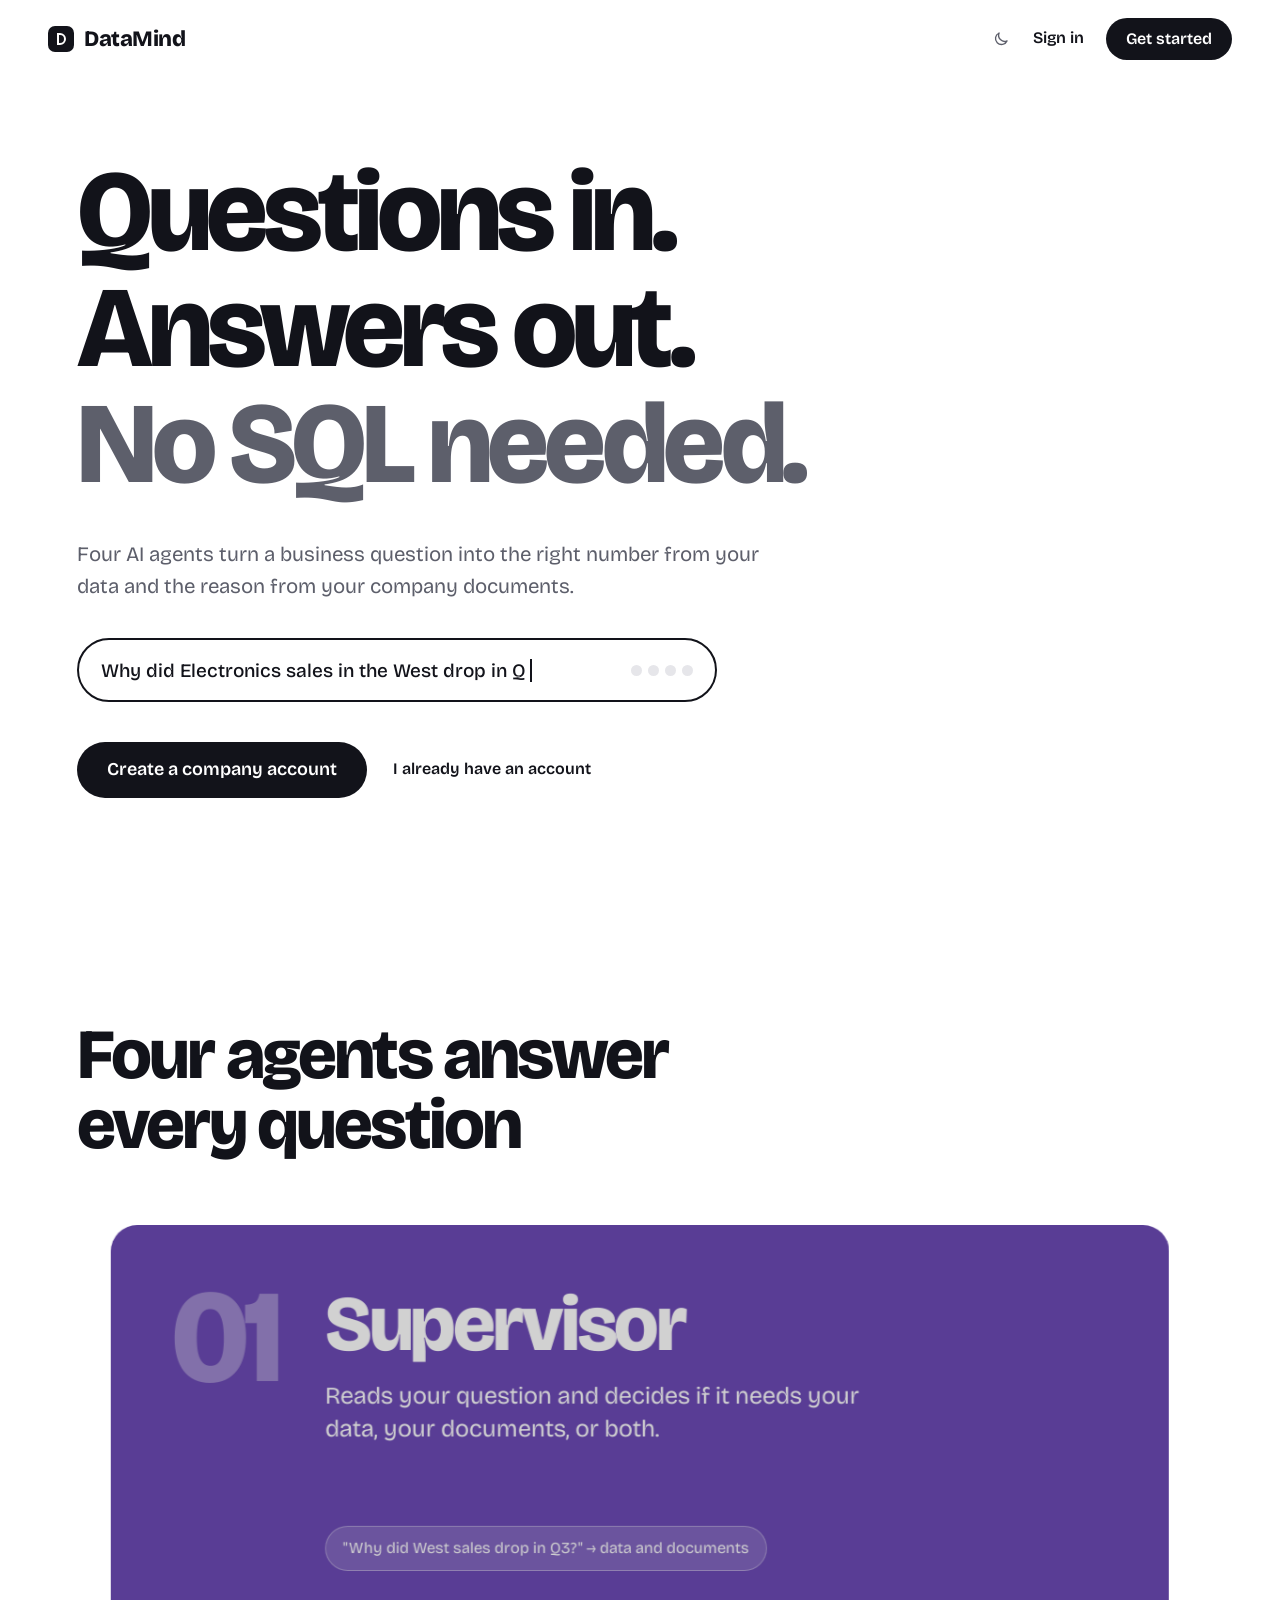
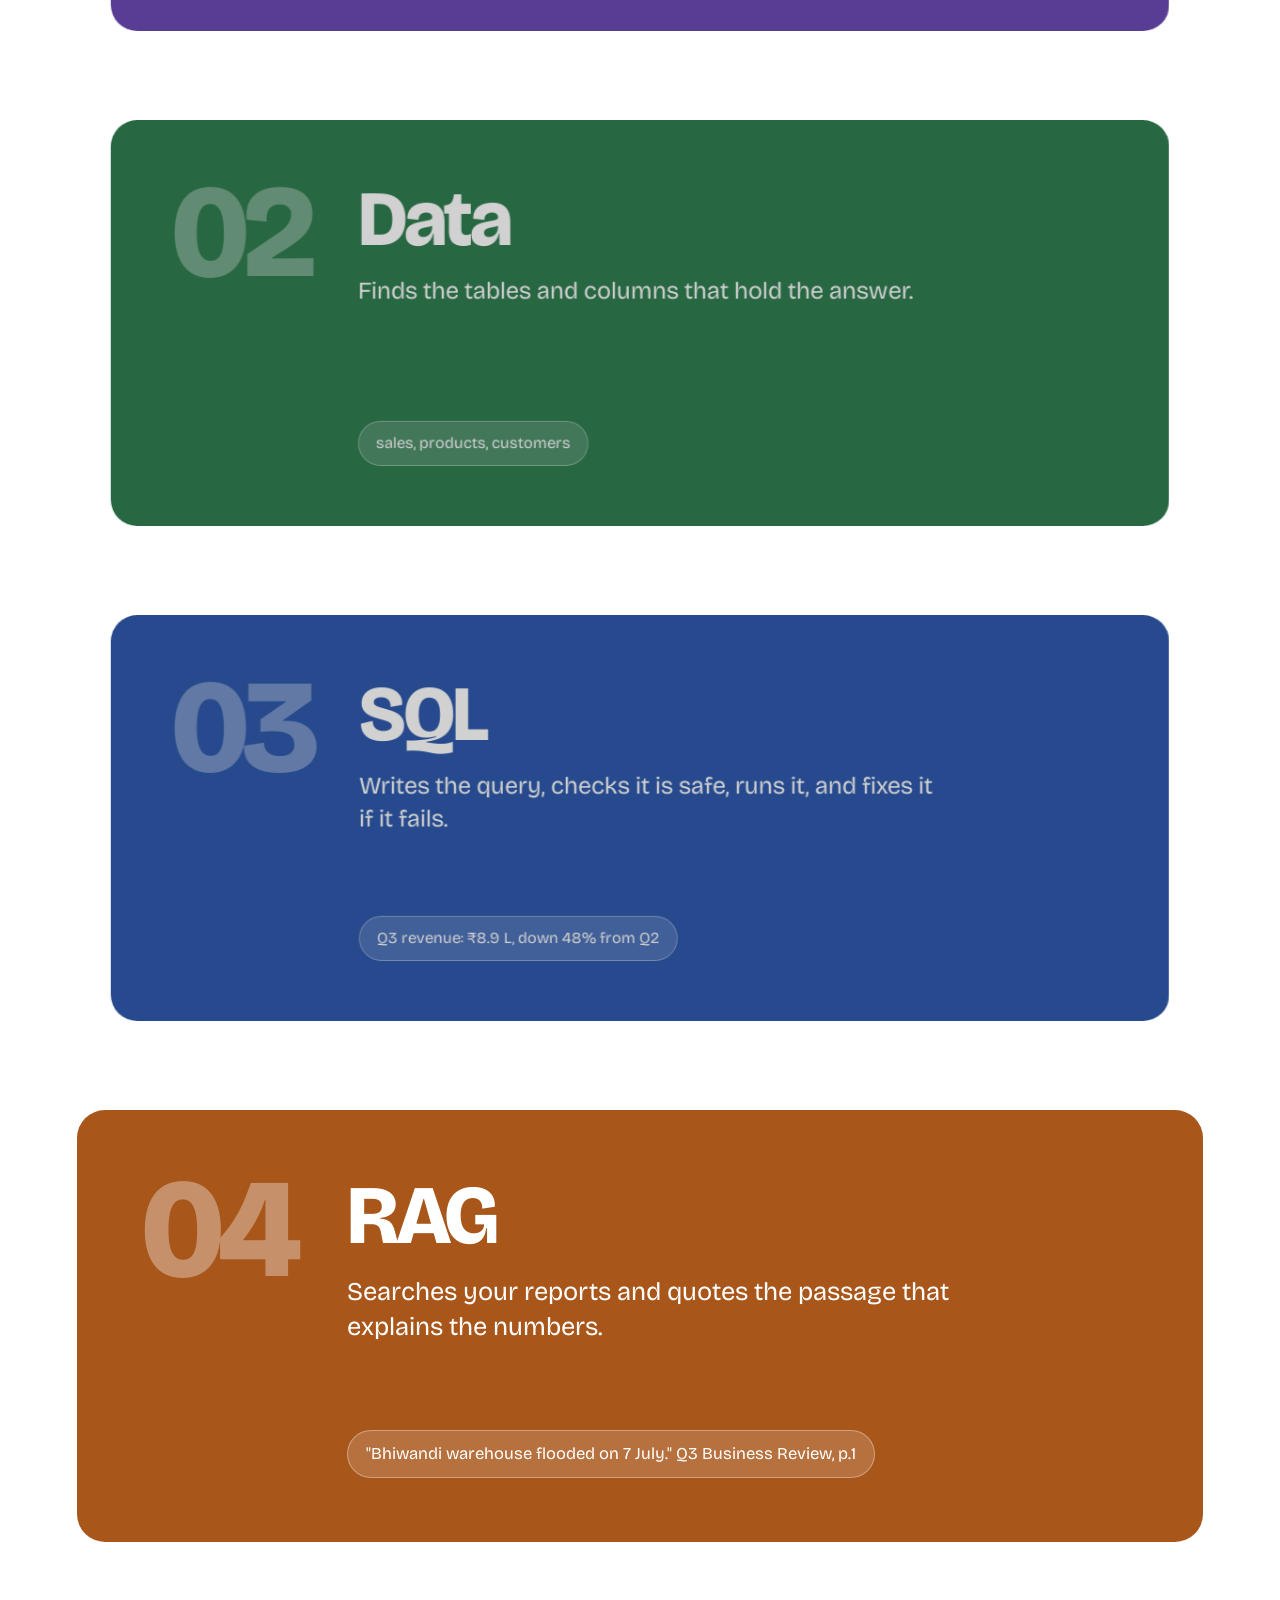
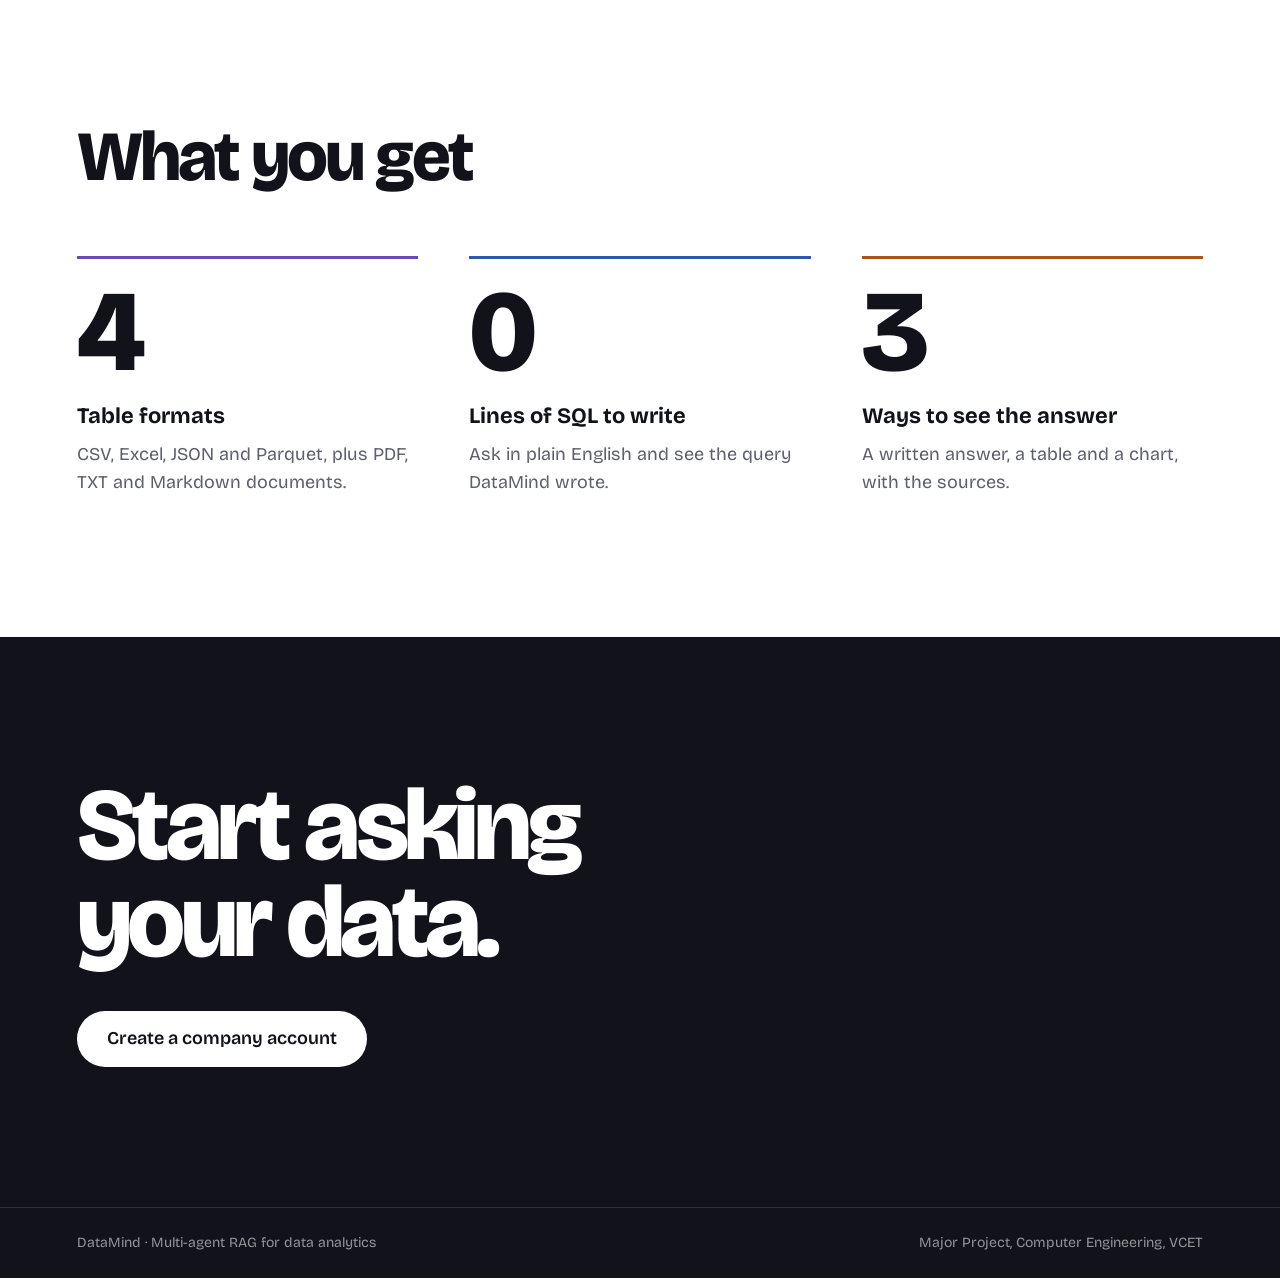
<file: static/landing.html>
<!DOCTYPE html>
<html lang="en">
<head>
<meta charset="utf-8">
<meta name="viewport" content="width=device-width, initial-scale=1">
<meta name="color-scheme" content="light dark">
<title>DataMind · Questions in, answers out</title>
<meta name="description" content="Ask a business question in plain English. DataMind finds the number in your data and the reason in your documents.">
<link rel="icon" href="data:image/svg+xml,<svg xmlns='http://www.w3.org/2000/svg' viewBox='0 0 32 32'><rect width='32' height='32' rx='7' fill='%2312131A'/><path d='M9 23V9h6a7 7 0 0 1 0 14z' fill='none' stroke='white' stroke-width='3'/></svg>">
<link rel="preconnect" href="https://fonts.googleapis.com">
<link rel="preconnect" href="https://fonts.gstatic.com" crossorigin>
<link href="https://fonts.googleapis.com/css2?family=Bricolage+Grotesque:opsz,wght@12..96,400..800&display=swap" rel="stylesheet">
<link rel="stylesheet" href="/static/css/landing.css">
<script>
  // apply the saved theme before the page paints (shared with the app)
  try { const t = JSON.parse(localStorage.getItem("datamind.settings.v1") || "{}").theme;
        if (t === "light" || t === "dark") document.documentElement.dataset.theme = t; } catch {}
</script>
</head>
<body>

<div class="progress" aria-hidden="true"><span id="progress"></span></div>

<header class="nav" id="nav">
  <a class="brand" href="/" aria-label="DataMind home"><span class="mark" aria-hidden="true"></span>DataMind</a>
  <div class="nav-actions">
    <button class="theme-btn" id="theme-toggle" type="button" aria-label="Switch theme"></button>
    <a class="link" href="/login">Sign in</a>
    <a class="btn" href="/login#signup">Get started</a>
  </div>
</header>

<main>
  <!-- 1. hero -->
  <section class="hero">
    <h1 class="hero-title">
      <span class="line"><span>Questions in.</span></span>
      <span class="line"><span>Answers out.</span></span>
      <span class="line"><span>No SQL needed.</span></span>
    </h1>
    <p class="hero-sub" data-reveal>Four AI agents turn a business question into the right number from your data and the reason from your company documents.</p>

    <div class="ask" data-reveal aria-hidden="true">
      <span class="ask-text" id="typed"></span><span class="caret"></span>
      <span class="ask-dots"><i></i><i></i><i></i><i></i></span>
    </div>

    <div class="hero-ctas" data-reveal>
      <a class="btn big" href="/login#signup">Create a company account</a>
      <a class="link" href="/login">I already have an account</a>
    </div>
  </section>

  <!-- 2. how it works: four stacking cards -->
  <section class="how" id="how">
    <h2 class="section-title" data-reveal>Four agents answer every question</h2>
    <div class="stack">
      <article class="card c1">
        <span class="num">01</span>
        <h3>Supervisor</h3>
        <p>Reads your question and decides if it needs your data, your documents, or both.</p>
        <span class="eg">"Why did West sales drop in Q3?" → data and documents</span>
      </article>
      <article class="card c2">
        <span class="num">02</span>
        <h3>Data</h3>
        <p>Finds the tables and columns that hold the answer.</p>
        <span class="eg">sales, products, customers</span>
      </article>
      <article class="card c3">
        <span class="num">03</span>
        <h3>SQL</h3>
        <p>Writes the query, checks it is safe, runs it, and fixes it if it fails.</p>
        <span class="eg">Q3 revenue: ₹8.9 L, down 48% from Q2</span>
      </article>
      <article class="card c4">
        <span class="num">04</span>
        <h3>RAG</h3>
        <p>Searches your reports and quotes the passage that explains the numbers.</p>
        <span class="eg">"Bhiwandi warehouse flooded on 7 July." Q3 Business Review, p.1</span>
      </article>
    </div>
  </section>

  <!-- 3. what you get -->
  <section class="get">
    <h2 class="section-title" data-reveal>What you get</h2>
    <div class="get-grid">
      <div data-reveal><span class="big-num" data-count="4">0</span><h3>Table formats</h3><p>CSV, Excel, JSON and Parquet, plus PDF, TXT and Markdown documents.</p></div>
      <div data-reveal><span class="big-num" data-count="0">0</span><h3>Lines of SQL to write</h3><p>Ask in plain English and see the query DataMind wrote.</p></div>
      <div data-reveal><span class="big-num" data-count="3">0</span><h3>Ways to see the answer</h3><p>A written answer, a table and a chart, with the sources.</p></div>
    </div>
  </section>

  <!-- 4. call to action -->
  <section class="cta">
    <h2 data-reveal>Start asking your data.</h2>
    <a class="btn big light" href="/login#signup" data-reveal>Create a company account</a>
  </section>
</main>

<footer class="foot">
  <span>DataMind · Multi-agent RAG for data analytics</span>
  <span>Major Project, Computer Engineering, VCET</span>
</footer>

<script src="/static/js/theme.js"></script>
<script>
(() => {
  const reduce = matchMedia("(prefers-reduced-motion: reduce)").matches;

  // scroll progress bar + nav shadow
  const bar = document.getElementById("progress");
  const nav = document.getElementById("nav");
  const onScroll = () => {
    const max = document.documentElement.scrollHeight - innerHeight;
    bar.style.width = (max > 0 ? (scrollY / max) * 100 : 0) + "%";
    nav.classList.toggle("scrolled", scrollY > 8);
  };
  addEventListener("scroll", onScroll, { passive: true });
  onScroll();

  // reveal elements as they scroll into view
  const counters = new Set();
  const io = new IntersectionObserver((entries) => {
    for (const e of entries) {
      if (!e.isIntersecting) continue;
      e.target.classList.add("in");
      const n = e.target.querySelector("[data-count]");
      if (n && !counters.has(n)) { counters.add(n); countUp(n); }
      io.unobserve(e.target);
    }
  }, { threshold: 0.18 });
  document.querySelectorAll("[data-reveal]").forEach((el) => (reduce ? el.classList.add("in") : io.observe(el)));

  function countUp(el) {
    const end = Number(el.dataset.count);
    if (reduce || end === 0) { el.textContent = end; return; }
    const t0 = performance.now(), dur = 900;
    const tick = (t) => {
      const p = Math.min(1, (t - t0) / dur);
      el.textContent = Math.round(end * (1 - Math.pow(1 - p, 3)));
      if (p < 1) requestAnimationFrame(tick);
    };
    requestAnimationFrame(tick);
  }

  // stacking cards: the card underneath shrinks a little as the next one slides over it
  const cards = [...document.querySelectorAll(".card")];
  if (!reduce) {
    const shrink = () => {
      cards.forEach((card, i) => {
        const next = cards[i + 1];
        if (!next) return;
        const r = next.getBoundingClientRect();
        const start = innerHeight, end = card.getBoundingClientRect().top + 40;
        const p = Math.min(1, Math.max(0, (start - r.top) / (start - end)));
        card.style.transform = `scale(${1 - p * 0.06})`;
        card.style.filter = `brightness(${1 - p * 0.18})`;
      });
    };
    addEventListener("scroll", shrink, { passive: true });
    addEventListener("resize", shrink);
    shrink();
  }

  // typing demo in the hero
  const questions = [
    "Why did Electronics sales in the West drop in Q3?",
    "Which product earned the most profit in 2025?",
    "What is our return policy for electronics?",
  ];
  const typed = document.getElementById("typed");
  const ask = typed.closest(".ask");
  if (reduce) { typed.textContent = questions[0]; ask.classList.add("thinking"); return; }
  let qi = 0;
  const sleep = (ms) => new Promise((r) => setTimeout(r, ms));
  (async function loop() {
    while (true) {
      const q = questions[qi % questions.length];
      ask.classList.remove("thinking");
      for (let i = 1; i <= q.length; i++) { typed.textContent = q.slice(0, i); await sleep(38); }
      await sleep(350);
      ask.classList.add("thinking");
      await sleep(2600);
      for (let i = q.length; i >= 0; i--) { typed.textContent = q.slice(0, i); await sleep(12); }
      qi++;
    }
  })();
})();
</script>
</body>
</html>
</file>
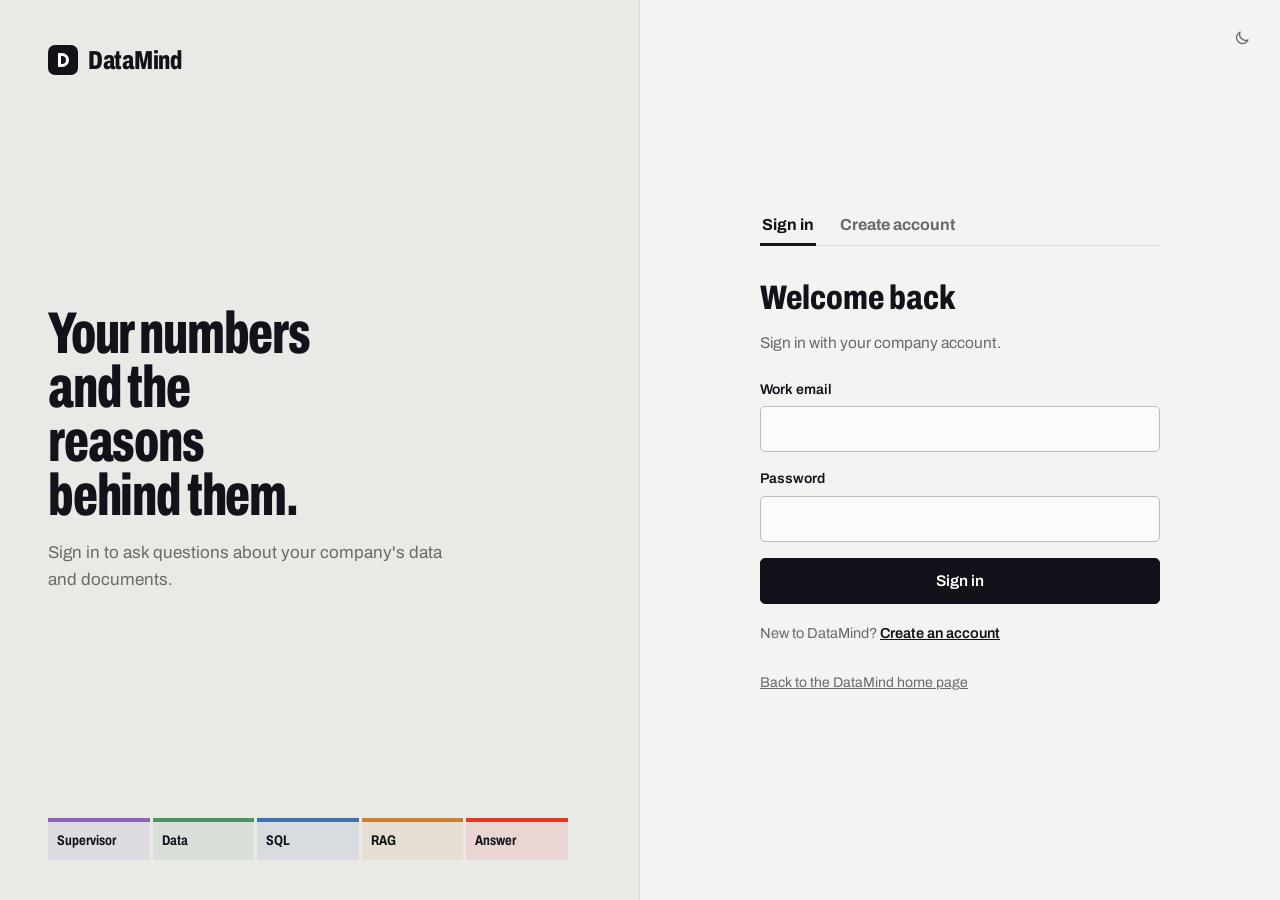
<file: static/login.html>
<!DOCTYPE html>
<html lang="en">
<head>
<meta charset="utf-8">
<meta name="viewport" content="width=device-width, initial-scale=1">
<meta name="color-scheme" content="light dark">
<title>Sign in · DataMind</title>
<link rel="icon" href="data:image/svg+xml,<svg xmlns='http://www.w3.org/2000/svg' viewBox='0 0 32 32'><rect width='32' height='32' rx='7' fill='%2312131A'/><path d='M9 23V9h6a7 7 0 0 1 0 14z' fill='none' stroke='white' stroke-width='3'/></svg>">
<link rel="preconnect" href="https://fonts.googleapis.com">
<link rel="preconnect" href="https://fonts.gstatic.com" crossorigin>
<link href="https://fonts.googleapis.com/css2?family=Archivo:wdth,wght@62..125,300..800&family=JetBrains+Mono:wght@400;500&display=swap" rel="stylesheet">
<link rel="stylesheet" href="/static/css/site.css">
<script>
  try { const t = JSON.parse(localStorage.getItem("datamind.settings.v1") || "{}").theme;
        if (t === "light" || t === "dark") document.documentElement.dataset.theme = t; } catch {}
</script>
</head>
<body>
<div class="auth">
  <aside class="auth-side">
    <a class="brand" href="/" aria-label="DataMind home"><span class="logo" aria-hidden="true"></span><strong>DataMind</strong></a>
    <h1>Your numbers and the reasons behind them.</h1>
    <p>Sign in to ask questions about your company's data and documents.</p>
    <ol class="pipe" aria-hidden="true">
      <li style="--c:var(--a-sup);--i:0"><b>Supervisor</b></li>
      <li style="--c:var(--a-data);--i:1"><b>Data</b></li>
      <li style="--c:var(--a-sql);--i:2"><b>SQL</b></li>
      <li style="--c:var(--a-rag);--i:3"><b>RAG</b></li>
      <li style="--c:var(--a-resp);--i:4"><b>Answer</b></li>
    </ol>
  </aside>

  <main class="auth-main">
    <button class="theme-btn" id="theme-toggle" type="button" aria-label="Switch theme"></button>
    <div class="auth-card">
      <div class="auth-tabs" role="tablist" aria-label="Account">
        <button type="button" role="tab" id="tab-signin" aria-selected="true" aria-controls="form-signin">Sign in</button>
        <button type="button" role="tab" id="tab-signup" aria-selected="false" aria-controls="form-signup">Create account</button>
      </div>

      <form id="form-signin" role="tabpanel" aria-labelledby="tab-signin" novalidate>
        <h2>Welcome back</h2>
        <p class="sub">Sign in with your company account.</p>
        <div class="form-error" role="alert" hidden></div>
        <label class="field"><span>Work email</span><input type="email" name="email" autocomplete="email" required></label>
        <label class="field"><span>Password</span><input type="password" name="password" autocomplete="current-password" required></label>
        <button class="btn primary block" type="submit">Sign in</button>
        <p class="switch-line">New to DataMind? <button type="button" data-switch="signup">Create an account</button></p>
      </form>

      <form id="form-signup" role="tabpanel" aria-labelledby="tab-signup" novalidate hidden>
        <h2>Create your account</h2>
        <p class="sub">Your team can start asking questions right away.</p>
        <div class="form-error" role="alert" hidden></div>
        <label class="field"><span>Company name</span><input type="text" name="company" autocomplete="organization" required></label>
        <label class="field"><span>Your name</span><input type="text" name="name" autocomplete="name" required></label>
        <label class="field"><span>Work email</span><input type="email" name="email" autocomplete="email" required></label>
        <label class="field"><span>Password</span><input type="password" name="password" autocomplete="new-password" minlength="8" required><small>At least 8 characters.</small></label>
        <button class="btn primary block" type="submit">Create account</button>
        <p class="switch-line">Already have an account? <button type="button" data-switch="signin">Sign in</button></p>
      </form>

      <p class="back"><a href="/">Back to the DataMind home page</a></p>
    </div>
  </main>
</div>

<script src="/static/js/theme.js"></script>
<script>
  const tabs = { signin: document.getElementById("tab-signin"), signup: document.getElementById("tab-signup") };
  const forms = { signin: document.getElementById("form-signin"), signup: document.getElementById("form-signup") };

  function show(which) {
    for (const k of Object.keys(tabs)) {
      tabs[k].setAttribute("aria-selected", k === which);
      forms[k].hidden = k !== which;
    }
    document.title = (which === "signup" ? "Create account" : "Sign in") + " · DataMind";
    history.replaceState(null, "", which === "signup" ? "#signup" : location.pathname);
    forms[which].querySelector("input").focus();
  }
  tabs.signin.onclick = () => show("signin");
  tabs.signup.onclick = () => show("signup");
  document.querySelectorAll("[data-switch]").forEach((b) => (b.onclick = () => show(b.dataset.switch)));
  if (location.hash === "#signup") show("signup");

  async function submit(form, url, label, busy) {
    const err = form.querySelector(".form-error");
    const btn = form.querySelector("button[type=submit]");
    const data = Object.fromEntries(new FormData(form));
    err.hidden = true;
    if (Object.values(data).some((v) => !String(v).trim())) {
      err.textContent = "Fill in every field.";
      err.hidden = false;
      return;
    }
    btn.disabled = true;
    btn.textContent = busy;
    try {
      const res = await fetch(url, { method: "POST", headers: { "Content-Type": "application/json" }, body: JSON.stringify(data) });
      const body = await res.json().catch(() => ({}));
      if (!res.ok) throw new Error(typeof body.detail === "string" ? body.detail : "Something went wrong. Try again.");
      location.href = "/app";
    } catch (e) {
      err.textContent = e.message === "Failed to fetch" ? "Can't reach the DataMind server. Is it running?" : e.message;
      err.hidden = false;
      btn.disabled = false;
      btn.textContent = label;
    }
  }
  forms.signin.addEventListener("submit", (e) => { e.preventDefault(); submit(forms.signin, "/auth/login", "Sign in", "Signing in…"); });
  forms.signup.addEventListener("submit", (e) => { e.preventDefault(); submit(forms.signup, "/auth/signup", "Create account", "Creating account…"); });
</script>
</body>
</html>
</file>
<file: static/css/landing.css>
/* DataMind landing page: deliberately different from the app.
   White page, black type, and the four agent colours as full-bleed cards. */
:root {
  --paper: #FFFFFF;
  --ink: #12131A;
  --muted: #5D5F6B;
  --line: #E6E6EA;
  --nav-bg: rgba(255, 255, 255, .9);
  --hover: rgba(18, 19, 26, .06);
  --cta-bg: #12131A;
  --sup: #6C4AB6;
  --data: #2F7D50;
  --sql: #2E5AAC;
  --rag: #A8561A;
  --font: "Bricolage Grotesque", "Segoe UI", system-ui, sans-serif;
  --ease: cubic-bezier(.2, .7, .2, 1);
}
:root[data-theme="dark"] {
  --paper: #12131A; --ink: #F1F1F4; --muted: #A3A5B0; --line: #2C2E38;
  --nav-bg: rgba(17, 18, 24, .88); --hover: rgba(255, 255, 255, .08); --cta-bg: #1C1D26;
}
@media (prefers-color-scheme: dark) {
  :root:not([data-theme="light"]) {
  --paper: #12131A; --ink: #F1F1F4; --muted: #A3A5B0; --line: #2C2E38;
    --nav-bg: rgba(17, 18, 24, .88); --hover: rgba(255, 255, 255, .08); --cta-bg: #1C1D26;
  }
}
*, *::before, *::after { box-sizing: border-box; }
html { scroll-behavior: smooth; }
body { margin: 0; background: var(--paper); color: var(--ink); font: 18px/1.55 var(--font); -webkit-font-smoothing: antialiased; }
h1, h2, h3, p { margin: 0; }
a { color: inherit; }
:focus-visible { outline: 3px solid var(--sql); outline-offset: 3px; border-radius: 4px; }

/* -------------------------------------------------------- progress + nav */
.progress { position: fixed; inset: 0 0 auto; height: 4px; z-index: 30; background: transparent; }
.progress span { display: block; height: 100%; width: 0;
  background: linear-gradient(90deg, var(--sup), var(--data), var(--sql), var(--rag)); }
.nav { position: fixed; top: 4px; left: 0; right: 0; z-index: 20; display: flex; align-items: center;
  justify-content: space-between; padding: 14px clamp(16px, 4vw, 48px); transition: background .3s, box-shadow .3s; }
.nav.scrolled { background: var(--nav-bg); backdrop-filter: blur(10px); box-shadow: 0 1px 0 var(--line); }
.brand { display: inline-flex; align-items: center; gap: 10px; font-weight: 800; font-size: 22px; text-decoration: none; letter-spacing: -.02em; }
.mark { width: 26px; height: 26px; border-radius: 7px; background: var(--ink); position: relative; }
.mark::after { content: ""; position: absolute; inset: 7px 8px 7px 9px; border: 2.5px solid var(--paper); border-radius: 0 7px 7px 0; }
.nav-actions { display: flex; align-items: center; gap: 22px; }
/* same look as the app's theme button */
.theme-btn { width: 36px; height: 36px; display: grid; place-items: center; border: none; background: none;
  border-radius: 5px; color: var(--muted); cursor: pointer; padding: 0; }
.theme-btn:hover { background: var(--hover); color: var(--ink); }
.theme-btn svg { display: block; }
.nav-actions .theme-btn { margin-right: -8px; }

.btn { display: inline-flex; align-items: center; justify-content: center; height: 42px; padding: 0 20px;
  border-radius: 999px; background: var(--ink); color: var(--paper); font-weight: 600; font-size: 16px; text-decoration: none;
  transition: transform .2s var(--ease), box-shadow .2s; white-space: nowrap; }
.btn:hover { transform: translateY(-2px); box-shadow: 0 8px 20px rgba(0, 0, 0, .25); }
.btn.big { height: 56px; padding: 0 30px; font-size: 18px; }
.btn.light { background: #fff; color: #12131A; }
.link { font-weight: 600; font-size: 16px; text-decoration: none; border-bottom: 2px solid transparent; transition: border-color .2s; }
.link:hover { border-color: currentColor; }

/* ------------------------------------------------------------------ hero */
.hero { min-height: 100vh; min-height: 100svh; display: flex; flex-direction: column; justify-content: center;
  padding: 120px clamp(16px, 6vw, 96px) 64px; position: relative; }
.hero-title { font-weight: 800; font-size: clamp(48px, 9vw, 136px); line-height: .95; letter-spacing: -.045em; }
.hero-title .line { display: block; overflow: hidden; padding-bottom: .06em; }
.hero-title .line > span { display: inline-block; animation: up .9s var(--ease) both; }
.hero-title .line:nth-child(2) > span { animation-delay: .12s; }
.hero-title .line:nth-child(3) > span { animation-delay: .24s; color: var(--muted); }
@keyframes up { from { transform: translateY(105%); } }
.hero-sub { max-width: 34em; color: var(--muted); font-size: clamp(18px, 1.6vw, 21px); margin-top: 32px; }

.ask { margin-top: 36px; max-width: 640px; display: flex; align-items: center; gap: 4px; min-height: 64px;
  padding: 0 22px; border: 2px solid var(--ink); border-radius: 999px; font-size: clamp(15px, 1.5vw, 19px); font-weight: 500; }
.ask-text { white-space: nowrap; overflow: hidden; text-overflow: ellipsis; }
.caret { width: 2px; height: 1.2em; background: var(--ink); animation: blink 1s steps(1) infinite; flex: none; }
@keyframes blink { 50% { opacity: 0; } }
.ask-dots { margin-left: auto; display: flex; gap: 6px; padding-left: 16px; }
.ask-dots i { width: 11px; height: 11px; border-radius: 50%; background: var(--line); transition: background .25s; }
.ask.thinking .ask-dots i { animation: pop .4s var(--ease) both; }
.ask.thinking .ask-dots i:nth-child(1) { background: var(--sup); animation-delay: 0s; }
.ask.thinking .ask-dots i:nth-child(2) { background: var(--data); animation-delay: .35s; }
.ask.thinking .ask-dots i:nth-child(3) { background: var(--sql); animation-delay: .7s; }
.ask.thinking .ask-dots i:nth-child(4) { background: var(--rag); animation-delay: 1.05s; }
@keyframes pop { from { transform: scale(.2); background: var(--line); } 60% { transform: scale(1.35); } }

.hero-ctas { display: flex; align-items: center; gap: 26px; flex-wrap: wrap; margin-top: 40px; }
.scroll-hint { position: absolute; bottom: 28px; left: 50%; transform: translateX(-50%); display: flex; flex-direction: column;
  align-items: center; gap: 8px; font-size: 14px; color: var(--muted); text-decoration: none; }
.scroll-hint span { width: 2px; height: 34px; background: linear-gradient(var(--ink), transparent); animation: drip 1.8s var(--ease) infinite; transform-origin: top; }
@keyframes drip { 0% { transform: scaleY(0); } 60% { transform: scaleY(1); } 100% { transform: scaleY(1); opacity: 0; } }

/* -------------------------------------------------------- section titles */
.section-title { font-weight: 800; font-size: clamp(36px, 5.5vw, 76px); line-height: 1; letter-spacing: -.04em; max-width: 14ch; }

/* -------------------------------------------------- how: stacking cards */
.how { padding: 120px clamp(16px, 6vw, 96px) 40px; }
.stack { margin-top: 64px; }
.card { position: sticky; top: 96px; min-height: 48vh; border-radius: 28px; color: #fff; padding: clamp(28px, 5vw, 64px);
  display: grid; grid-template-columns: auto 1fr; grid-template-rows: auto 1fr auto; column-gap: clamp(20px, 4vw, 56px);
  margin-bottom: 7vh; transform-origin: center top; will-change: transform; }
.card.c1 { background: var(--sup); }
.card.c2 { background: var(--data); top: 112px; }
.card.c3 { background: var(--sql); top: 128px; }
.card.c4 { background: var(--rag); top: 144px; margin-bottom: 0; }
.card .num { grid-row: 1 / 4; font-weight: 800; font-size: clamp(64px, 11vw, 168px); line-height: .8; letter-spacing: -.05em; opacity: .35; }
.card h3 { font-weight: 800; font-size: clamp(40px, 6.5vw, 96px); line-height: 1; letter-spacing: -.04em; }
.card p { font-size: clamp(19px, 2vw, 26px); line-height: 1.35; max-width: 24em; margin-top: 18px; align-self: start; }
.card .eg { justify-self: start; font-size: clamp(14px, 1.3vw, 17px); padding: 10px 18px; border-radius: 999px;
  background: rgba(255, 255, 255, .16); border: 1px solid rgba(255, 255, 255, .35); }

/* ------------------------------------------------------------- what you get */
.get { padding: 140px clamp(16px, 6vw, 96px); }
.get-grid { display: grid; grid-template-columns: repeat(3, 1fr); gap: clamp(28px, 4vw, 64px); margin-top: 64px; }
.get-grid > div { border-top: 3px solid var(--ink); padding-top: 22px; }
.get-grid > div:nth-child(1) { border-color: var(--sup); }
.get-grid > div:nth-child(2) { border-color: var(--sql); }
.get-grid > div:nth-child(3) { border-color: var(--rag); }
.big-num { display: block; font-weight: 800; font-size: clamp(72px, 9vw, 128px); line-height: .9; letter-spacing: -.05em; }
.get-grid h3 { font-size: 22px; font-weight: 700; margin: 14px 0 8px; }
.get-grid p { color: var(--muted); }

/* ---------------------------------------------------------------- CTA */
.cta { background: var(--cta-bg); color: #fff; padding: 140px clamp(16px, 6vw, 96px); display: flex; flex-direction: column; align-items: flex-start; gap: 40px; }
.cta h2 { font-weight: 800; font-size: clamp(48px, 8vw, 120px); line-height: .95; letter-spacing: -.045em; max-width: 11ch; }
.foot { background: var(--cta-bg); color: rgba(255, 255, 255, .55); font-size: 14px; display: flex; justify-content: space-between;
  gap: 12px; flex-wrap: wrap; padding: 24px clamp(16px, 6vw, 96px); border-top: 1px solid rgba(255, 255, 255, .12); }

/* ------------------------------------------------------- scroll reveal */
[data-reveal] { opacity: 0; transform: translateY(36px); transition: opacity .8s var(--ease), transform .8s var(--ease); }
[data-reveal].in { opacity: 1; transform: none; }
.get-grid > div:nth-child(2) { transition-delay: .1s; }
.get-grid > div:nth-child(3) { transition-delay: .2s; }

/* ------------------------------------------------------------ responsive */
@media (max-width: 760px) {
  body { font-size: 17px; }
  .nav-actions .link { display: none; }
  .hero { padding-top: 104px; }
  .ask { min-height: 56px; padding: 0 16px; }
  .ask-dots i { width: 9px; height: 9px; }
  .scroll-hint { display: none; }
  .card { display: flex; flex-direction: column; align-items: flex-start; min-height: 0; border-radius: 22px; top: 80px; margin-bottom: 5vh; }
  .card p { margin-top: 12px; }
  .card .eg { margin-top: 24px; }
  .card.c2 { top: 92px; } .card.c3 { top: 104px; } .card.c4 { top: 116px; }
  .card .num { font-size: 56px; margin-bottom: 8px; }
  .get-grid { grid-template-columns: 1fr; }
}
@media (prefers-reduced-motion: reduce) {
  html { scroll-behavior: auto; }
  *, *::before, *::after { animation: none !important; transition: none !important; }
  [data-reveal] { opacity: 1; transform: none; }
}
</file>
<file: static/css/site.css>
/* Landing page + sign-in page. Same palette, type and agent colours as the app (app.css). */
:root {
  --bg: #F3F3F1; --surface: #FBFBFA; --sunken: #E9E9E6; --ink: #12131A; --muted: #6B6A66;
  --faint: #93918B; --rule: #DAD9D5; --rule-strong: #BEBCB7; --signal: #12131A; --signal-hover: #2B2D3A;
  --on-signal: #FFFFFF; --err: #B8321E; --err-bg: #FBE5E1; --ok: #3E8A55;
  --a-sup: #8A63B8; --a-data: #4E9463; --a-sql: #4570B0; --a-rag: #C9802F; --a-resp: #E4371F;
  --sans: "Archivo", "Arial Narrow", "Helvetica Neue", Arial, sans-serif;
  --mono: "JetBrains Mono", Consolas, monospace;
  --r-sm: 5px; --r-md: 9px; --r-lg: 14px;
  --shadow: 0 18px 48px rgba(20, 18, 15, .14);
}
:root[data-theme="dark"] {
  --bg: #12131A; --surface: #1E1F29; --sunken: #181921; --ink: #ECEDF1; --muted: #A3A5B0; --faint: #7A7C88;
  --rule: #2A2C37; --rule-strong: #3D404D; --signal: #F1F1F4; --signal-hover: #FFFFFF; --on-signal: #12131A; --err: #FF8B78;
  --err-bg: #3B221D; --ok: #6FC08A; --a-sup: #A884D6; --a-data: #6DB684; --a-sql: #6F97D6; --a-rag: #E0A057;
  --shadow: 0 18px 48px rgba(0, 0, 0, .5);
}
@media (prefers-color-scheme: dark) {
  :root:not([data-theme="light"]) {
    --bg: #12131A; --surface: #1E1F29; --sunken: #181921; --ink: #ECEDF1; --muted: #A3A5B0; --faint: #7A7C88;
    --rule: #2A2C37; --rule-strong: #3D404D; --signal: #F1F1F4; --signal-hover: #FFFFFF; --on-signal: #12131A; --err: #FF8B78;
    --err-bg: #3B221D; --ok: #6FC08A; --a-sup: #A884D6; --a-data: #6DB684; --a-sql: #6F97D6; --a-rag: #E0A057;
    --shadow: 0 18px 48px rgba(0, 0, 0, .5);
  }
}

*, *::before, *::after { box-sizing: border-box; }
html { scroll-behavior: smooth; }
body { margin: 0; background: var(--bg); color: var(--ink); font: 16px/1.55 var(--sans); -webkit-font-smoothing: antialiased; }
a { color: inherit; }
h1, h2, h3, p { margin: 0; }
:focus-visible { outline: 2px solid var(--signal); outline-offset: 3px; }
.wrap { max-width: 1160px; margin: 0 auto; padding: 0 32px; }

/* ------------------------------------------------------------- buttons */
.btn {
  display: inline-flex; align-items: center; justify-content: center; gap: 8px; height: 46px; padding: 0 22px;
  border-radius: var(--r-sm); border: 1px solid var(--ink); font: 600 15.5px var(--sans); text-decoration: none;
  cursor: pointer; background: none; color: var(--ink); white-space: nowrap;
}
.btn:hover { background: var(--ink); color: var(--bg); }
.btn.primary { background: var(--signal); border-color: var(--signal); color: var(--on-signal); }
.btn.primary:hover { background: var(--signal-hover); border-color: var(--signal-hover); }
.btn.sm { height: 38px; padding: 0 16px; font-size: 14.5px; }
.btn.block { width: 100%; }
.btn:disabled { opacity: .6; cursor: progress; }

/* ---------------------------------------------------------------- brand */
.brand { display: inline-flex; align-items: center; gap: 10px; text-decoration: none; }
.logo { width: 30px; height: 30px; border-radius: 7px; background: var(--signal); position: relative; flex: none; }
.logo::after { content: ""; position: absolute; inset: 8px 9px 8px 10px; border: 3px solid var(--on-signal); border-radius: 0 8px 8px 0; }
.brand strong { font-stretch: 72%; font-weight: 800; font-size: 26px; letter-spacing: -.01em; }

/* ------------------------------------------------------------------ nav */
.nav { position: sticky; top: 0; z-index: 10; background: color-mix(in srgb, var(--bg) 88%, transparent);
  backdrop-filter: blur(8px); border-bottom: 1px solid var(--rule); }
.nav .wrap { display: flex; align-items: center; gap: 28px; height: 68px; }
.nav-links { display: flex; gap: 24px; margin-left: 16px; }
.nav-links a { text-decoration: none; color: var(--muted); font-weight: 600; font-size: 15px; }
.nav-links a:hover { color: var(--ink); }
.nav-actions { margin-left: auto; display: flex; gap: 10px; }

/* ----------------------------------------------------------------- hero */
.hero { padding: 72px 0 88px; }
.hero .wrap { display: grid; grid-template-columns: 1.02fr 1fr; gap: 56px; align-items: center; }
.hero h1 { font-stretch: 64%; font-weight: 800; font-size: clamp(44px, 5.4vw, 76px); line-height: .9; letter-spacing: -.02em; }
.hero h1 span { display: block; color: var(--muted); }
.hero .lede { font-size: 19px; color: var(--muted); max-width: 46ch; margin: 26px 0 32px; }
.hero .ctas { display: flex; gap: 12px; flex-wrap: wrap; }
.hero .fine { margin-top: 18px; font-size: 14px; color: var(--faint); }

/* the demo answer card */
.demo { margin: 0; background: var(--surface); border: 1px solid var(--rule); border-radius: var(--r-lg); box-shadow: var(--shadow); padding: 22px 22px 20px; }
.demo-q { font-stretch: 85%; font-weight: 700; font-size: 20px; line-height: 1.25; margin-bottom: 16px; }
.pipe { list-style: none; margin: 0 0 18px; padding: 0; display: grid; grid-template-columns: repeat(5, minmax(0, 1fr)); gap: 3px; }
.pipe li { border-top: 4px solid var(--c); padding: 8px 9px; background: color-mix(in srgb, var(--c) 10%, transparent); min-width: 0; }
.pipe b { display: block; font-stretch: 78%; font-weight: 700; font-size: 14px; white-space: nowrap; overflow: hidden; text-overflow: ellipsis; }
.pipe small { display: block; font-size: 11.5px; color: var(--muted); white-space: nowrap; overflow: hidden; text-overflow: ellipsis; }
.demo-a { font-size: 15.5px; line-height: 1.6; }
.chip { display: inline-flex; margin-top: 12px; padding: 3px 11px; border-radius: 999px; font-size: 12.5px;
  border: 1px solid color-mix(in srgb, var(--a-rag) 60%, transparent); }
.bars { display: grid; grid-template-columns: repeat(4, 1fr); gap: 14px; align-items: end; height: 130px; margin-top: 20px;
  padding-top: 6px; border-bottom: 1px solid var(--rule-strong); }
.bars div { background: color-mix(in srgb, var(--a-sql) 70%, transparent); border-radius: 4px 4px 0 0; height: var(--h); position: relative; }
.bars div.hit { background: var(--signal); }
.bars div span { position: absolute; top: -20px; left: 0; right: 0; text-align: center; font-size: 12px; font-weight: 600; }
.bar-labels { display: grid; grid-template-columns: repeat(4, 1fr); gap: 14px; text-align: center; font-size: 12px; color: var(--muted); margin-top: 6px; }

/* one orchestrated load moment: agents light up in order, then the answer appears */
@media (prefers-reduced-motion: no-preference) {
  .pipe li { animation: light .45s ease-out both; animation-delay: calc(var(--i) * .45s + .3s); }
  .demo-a, .demo .chip, .bars, .bar-labels { animation: rise .5s ease-out both; animation-delay: 2.6s; }
  @keyframes light { from { border-top-color: var(--rule); background: transparent; color: var(--faint); } }
  @keyframes rise { from { opacity: 0; transform: translateY(6px); } }
}

/* ------------------------------------------------------------- sections */
section { scroll-margin-top: 80px; }
.band { padding: 88px 0; border-top: 1px solid var(--rule); }
.band.sunken { background: var(--sunken); }
.section-head { max-width: 640px; margin-bottom: 44px; }
.section-head h2 { font-stretch: 70%; font-weight: 800; font-size: clamp(32px, 3.8vw, 48px); line-height: .98; letter-spacing: -.015em; }
.section-head p { color: var(--muted); font-size: 17.5px; margin-top: 14px; }

/* how it works: the four agents, in order */
.steps { list-style: none; padding: 0; margin: 0; display: grid; grid-template-columns: repeat(4, 1fr); counter-reset: s; }
.steps li { counter-increment: s; border-top: 5px solid var(--c); padding: 22px 22px 0 0; }
.steps li::before { content: counter(s, decimal-leading-zero); display: block; font: 500 13px var(--mono); color: var(--faint); margin-bottom: 14px; }
.steps h3 { font-stretch: 78%; font-weight: 800; font-size: 26px; margin-bottom: 8px; }
.steps p { color: var(--muted); font-size: 15.5px; max-width: 30ch; }
.steps .tech { display: block; margin-top: 14px; font-size: 13px; color: var(--ink); }
.flow-note { margin-top: 36px; font-size: 15.5px; color: var(--muted); max-width: 70ch; }

/* features */
.features { display: grid; grid-template-columns: repeat(3, 1fr); gap: 40px 48px; }
.features h3 { font-size: 18px; font-weight: 700; margin-bottom: 6px; }
.features p { color: var(--muted); font-size: 15.5px; }

/* use cases */
.cases { width: 100%; border-collapse: collapse; }
.cases th { text-align: left; font-size: 13px; font-weight: 600; color: var(--muted); padding: 0 16px 12px 0; border-bottom: 1px solid var(--rule-strong); }
.cases td { padding: 18px 16px 18px 0; border-bottom: 1px solid var(--rule); vertical-align: top; }
.cases td:first-child { font-weight: 700; white-space: nowrap; width: 22%; }
.cases td:nth-child(2) { font-size: 17px; }
.cases td:last-child { color: var(--muted); font-size: 14px; white-space: nowrap; }

/* trust */
.trust { display: grid; grid-template-columns: 1.1fr 1fr; gap: 56px; align-items: start; }
.trust ul { list-style: none; padding: 0; margin: 0; display: grid; gap: 22px; }
.trust li strong { display: block; font-size: 17px; margin-bottom: 4px; }
.trust li span { color: var(--muted); font-size: 15.5px; }

/* closing call to action */
.cta { padding: 96px 0; border-top: 1px solid var(--rule); }
.cta .wrap { display: flex; align-items: flex-end; justify-content: space-between; gap: 32px; flex-wrap: wrap; }
.cta h2 { font-stretch: 64%; font-weight: 800; font-size: clamp(40px, 5vw, 68px); line-height: .92; letter-spacing: -.02em; max-width: 13ch; }
footer { border-top: 1px solid var(--rule); padding: 28px 0; color: var(--faint); font-size: 14px; }
footer .wrap { display: flex; justify-content: space-between; gap: 16px; flex-wrap: wrap; }

/* ------------------------------------------------------------ auth page */
.auth { min-height: 100vh; min-height: 100dvh; display: grid; grid-template-columns: 1fr 1fr; }
.auth-side { background: var(--sunken); border-right: 1px solid var(--rule); padding: 40px 48px; display: flex; flex-direction: column; }
.auth-side h1 { font-stretch: 64%; font-weight: 800; font-size: clamp(40px, 4.6vw, 64px); line-height: .92; letter-spacing: -.02em; margin-top: auto; max-width: 11ch; }
.auth-side p { color: var(--muted); font-size: 17px; margin: 18px 0 auto; max-width: 40ch; }
.auth-side .pipe { margin: 0; max-width: 520px; }
.auth-main { display: grid; place-items: center; padding: 40px 32px; }
.auth-card { width: 100%; max-width: 400px; }
.auth-tabs { display: flex; gap: 4px; border-bottom: 1px solid var(--rule); margin-bottom: 26px; }
.auth-tabs button { background: none; border: none; padding: 10px 2px; margin-right: 18px; font: 700 16px var(--sans); color: var(--muted);
  border-bottom: 3px solid transparent; margin-bottom: -1px; cursor: pointer; }
.auth-tabs button[aria-selected="true"] { color: var(--ink); border-bottom-color: var(--signal); }
.auth-card h2 { font-stretch: 75%; font-weight: 800; font-size: 34px; margin-bottom: 6px; }
.auth-card .sub { color: var(--muted); margin-bottom: 24px; font-size: 15.5px; }
.field { display: block; margin-bottom: 16px; }
.field span { display: block; font-size: 14px; font-weight: 600; margin-bottom: 6px; }
.field input { width: 100%; height: 46px; padding: 0 14px; border: 1px solid var(--rule-strong); border-radius: var(--r-sm);
  background: var(--surface); color: var(--ink); font: 15.5px var(--sans); }
.field input:focus { outline: none; border-color: var(--ink); box-shadow: 0 0 0 1px var(--ink); }
.field small { display: block; color: var(--faint); font-size: 12.5px; margin-top: 5px; }
.form-error { background: var(--err-bg); color: var(--ink); border-radius: var(--r-sm); padding: 10px 12px; font-size: 14px; margin-bottom: 16px; }
.switch-line { margin-top: 18px; font-size: 14.5px; color: var(--muted); }
.switch-line button { background: none; border: none; padding: 0; color: var(--ink); font: 600 14.5px var(--sans); text-decoration: underline; cursor: pointer; }
.back { margin-top: 28px; font-size: 14px; }
.back a { color: var(--muted); }

/* ----------------------------------------------------------- responsive */
@media (max-width: 960px) {
  .hero .wrap, .trust { grid-template-columns: 1fr; }
  .steps { grid-template-columns: 1fr 1fr; gap: 36px 28px; }
  .features { grid-template-columns: 1fr 1fr; }
  .nav-links { display: none; }
  .auth { grid-template-columns: 1fr; }
  .auth-side { border-right: none; border-bottom: 1px solid var(--rule); padding: 28px 24px; }
  .auth-side h1 { margin-top: 28px; }
  .auth-side p { margin-bottom: 24px; }
}
@media (max-width: 620px) {
  .wrap { padding: 0 16px; }
  .nav .wrap { gap: 12px; }
  .nav-actions .btn:not(.primary) { display: none; }
  .hero { padding: 40px 0 56px; }
  .steps, .features { grid-template-columns: 1fr; }
  .pipe small { display: none; }
  .pipe { gap: 2px; }
  .pipe li { padding: 7px 4px; }
  .pipe b { font-size: 11px; text-overflow: clip; }
  .demo { padding: 18px 16px; }
  .cases td:last-child, .cases th:last-child { display: none; }
  .cases td:first-child { white-space: normal; }
  .band, .cta { padding: 64px 0; }
  .auth-main { padding: 28px 16px; }
}
@media (prefers-reduced-motion: reduce) { html { scroll-behavior: auto; } }

/* light/dark switch on the sign-in page: same look as the app's */
.auth-main { position: relative; }
.theme-btn { position: absolute; top: 20px; right: 20px; width: 36px; height: 36px; display: grid; place-items: center;
  border: none; background: none; border-radius: 5px; color: var(--muted); cursor: pointer; padding: 0; }
.theme-btn:hover { background: color-mix(in srgb, var(--ink) 8%, transparent); color: var(--ink); }
.theme-btn svg { display: block; }
</file>
